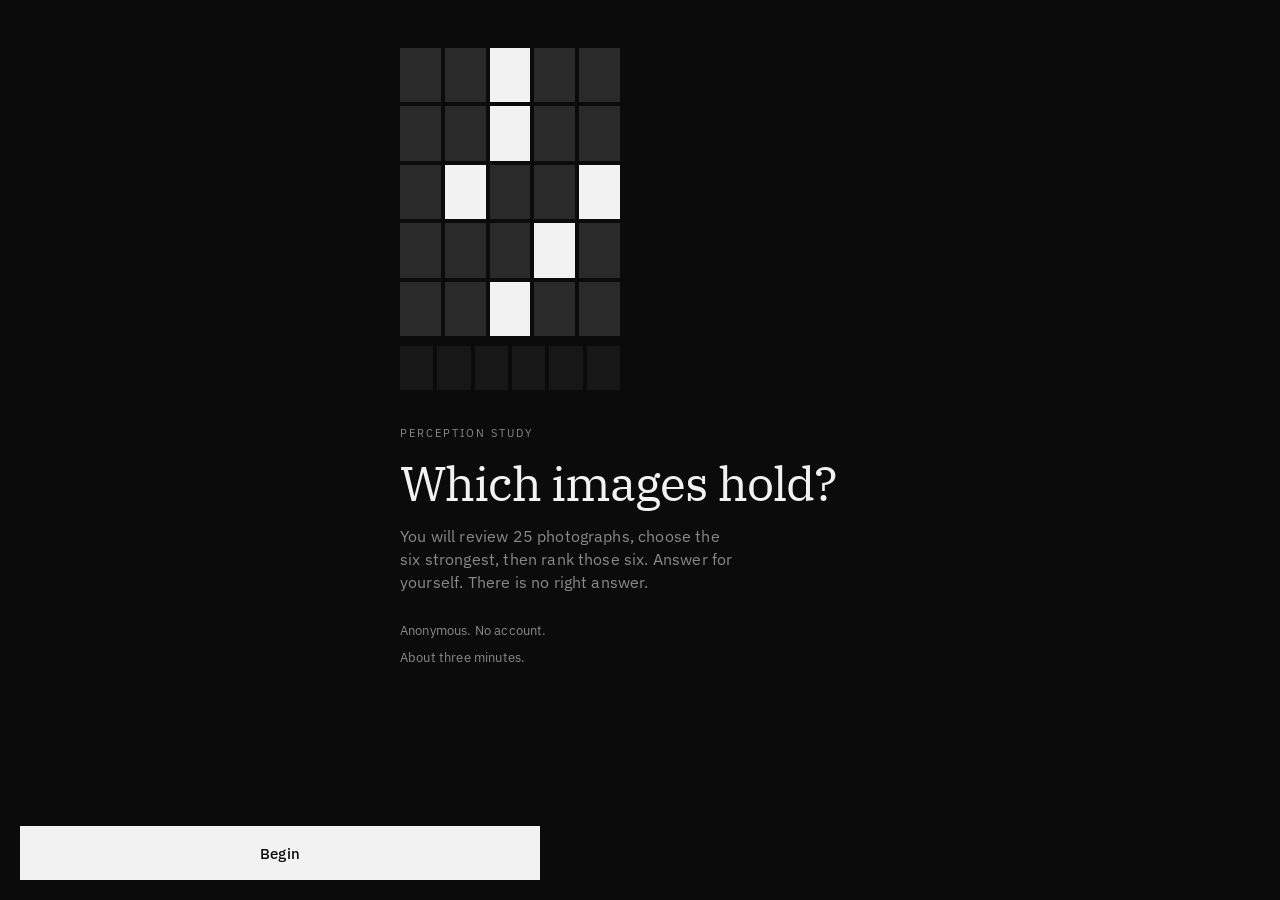
<file: index.html>
<!DOCTYPE html>
<html lang="en">
  <head>
    <meta charset="UTF-8" />
    <meta
      name="viewport"
      content="width=device-width, initial-scale=1, viewport-fit=cover"
    />
    <meta name="theme-color" content="#0b0b0b" />
    <meta name="robots" content="noindex" />
    <title>Visual Preference Study</title>
    <link rel="preconnect" href="https://fonts.googleapis.com" />
    <link rel="preconnect" href="https://fonts.gstatic.com" crossorigin />
    <link rel="preconnect" href="https://pub-12ef38a931494afd92935aacaf61a4f8.r2.dev" crossorigin />
    <link rel="dns-prefetch" href="https://pub-12ef38a931494afd92935aacaf61a4f8.r2.dev" />
    <link
      href="https://fonts.googleapis.com/css2?family=IBM+Plex+Sans:wght@400;500;600&family=IBM+Plex+Serif:wght@400;500&display=swap"
      rel="stylesheet"
    />
    <link rel="stylesheet" href="css/styles.css" />
  </head>
  <body>
    <div class="progress" aria-hidden="true">
      <div class="progress__bar" id="progressBar"></div>
    </div>

    <div class="lightbox" id="lightbox" hidden>
      <div class="lightbox__frame">
        <img id="lightboxImg" alt="" />
      </div>
      <div class="lightbox__actions">
        <button class="btn" type="button" id="lightboxSelect">Select</button>
        <button class="btn btn--ghost" type="button" id="lightboxNevermind">
          Nevermind
        </button>
      </div>
    </div>

    <main class="app" id="app">
      <!-- INTRO -->
      <section class="screen is-active" data-screen="intro">
        <div class="intro-scroll" id="introScroll">
          <div class="hero">
            <div class="study-mark" aria-hidden="true">
              <div class="study-mark__grid" id="studyMarkGrid"></div>
              <div class="study-mark__rail">
                <span></span>
                <span></span>
                <span></span>
                <span></span>
                <span></span>
                <span></span>
              </div>
            </div>
            <div class="kicker">Perception study</div>
            <h1>Which images hold?</h1>
            <p>
              You will review 25 photographs, choose the six strongest, then rank
              those six. Answer for yourself. There is no right answer.
            </p>
            <div class="hero__meta">
              <span>Anonymous. No account.</span>
              <span>About three minutes.</span>
            </div>
          </div>
          <div class="scroll-cue" id="scrollCue" hidden>
            <span>Scroll</span>
            <span class="scroll-cue__chevron" aria-hidden="true"></span>
          </div>
        </div>
        <div class="footer-cta footer-cta--dock">
          <button class="btn" type="button" id="startBtn">
            <span class="btn__label" id="startBtnLabel">Begin</span>
            <span class="btn__loader" id="startBtnLoader" hidden aria-hidden="true">
              <span class="spinner"></span>
              Preparing images
            </span>
          </button>
        </div>
      </section>

      <!-- SELECT -->
      <section class="screen" data-screen="select">
        <header class="chrome">
          <div class="chrome__row">
            <div class="chrome__title">Shortlist</div>
            <div class="chrome__count">
              <span id="selectCount">0</span><em>/6</em>
            </div>
          </div>
          <p class="chrome__hint">
            Tap a photo to inspect it. Select the six you think are strongest.
          </p>
        </header>
        <div class="grid-wrap">
          <div class="photo-grid" id="selectGrid"></div>
        </div>
        <div class="tray" id="selectTray">
          <div class="tray__slots" id="traySlots"></div>
          <button class="btn" type="button" id="toRankBtn" disabled>
            Rank these six
          </button>
        </div>
      </section>

      <!-- RANK -->
      <section class="screen" data-screen="rank">
        <header class="chrome">
          <div class="chrome__row">
            <div class="chrome__title">Rank</div>
            <div class="chrome__count">
              <span id="rankCount">0</span><em>/6</em>
            </div>
          </div>
          <p class="chrome__hint" id="rankHint">
            Tap your single favorite first. Then next strongest, through six.
          </p>
        </header>
        <ul class="rank-list" id="rankList"></ul>
        <div class="rank-actions">
          <button class="btn" type="button" id="toMustGoBtn" disabled>
            Continue
          </button>
          <button class="btn btn--ghost" type="button" id="resetRankBtn">
            Clear ranking
          </button>
        </div>
      </section>

      <!-- MUST GO -->
      <section class="screen" data-screen="mustgo">
        <header class="chrome">
          <div class="chrome__row">
            <div class="chrome__title">Exclusion</div>
            <div class="chrome__count">1<em>/5</em></div>
          </div>
          <p class="chrome__hint chrome__hint--strong">
            Which photo is a complete <span class="no-mark">NO</span>.
          </p>
          <p class="chrome__subhint">
            This can be the immediate left swipe worthy photo, or just your
            least favorite from the set.
          </p>
        </header>
        <div class="question-body">
          <div class="photo-grid" id="mustGoGrid"></div>
        </div>
        <div class="rank-actions">
          <button class="btn" type="button" id="toFoodBtn" disabled>
            Continue
          </button>
        </div>
      </section>

      <!-- FOOD DIAGNOSTIC -->
      <section class="screen" data-screen="food">
        <header class="chrome">
          <div class="chrome__row">
            <div class="chrome__title">Aside</div>
            <div class="chrome__count">2<em>/5</em></div>
          </div>
          <p class="chrome__hint">Which of these am I most likely to order?</p>
        </header>
        <div class="scale scale--choice" id="foodScale"></div>
        <div class="rank-actions">
          <button class="btn" type="button" id="toPhraseBtn" disabled>
            Continue
          </button>
        </div>
      </section>

      <!-- PHRASE DIAGNOSTIC -->
      <section class="screen" data-screen="phrase">
        <header class="chrome">
          <div class="chrome__row">
            <div class="chrome__title">Aside</div>
            <div class="chrome__count">3<em>/5</em></div>
          </div>
          <p class="chrome__hint">Which of these phrases sound most like me?</p>
        </header>
        <div class="scale scale--choice" id="phraseScale"></div>
        <div class="rank-actions">
          <button class="btn" type="button" id="toAppearanceBtn" disabled>
            Continue
          </button>
        </div>
      </section>

      <!-- APPEARANCE -->
      <section class="screen" data-screen="appearance">
        <header class="chrome">
          <div class="chrome__row">
            <div class="chrome__title">Calibration</div>
            <div class="chrome__count">4<em>/5</em></div>
          </div>
          <p class="chrome__hint">
            Do these photos accurately represent Rafi's appearance?
          </p>
        </header>
        <div class="scale" id="appearanceScale"></div>
        <div class="rank-actions">
          <button class="btn" type="button" id="toPersonalityBtn" disabled>
            Continue
          </button>
        </div>
      </section>

      <!-- PERSONALITY -->
      <section class="screen" data-screen="personality">
        <header class="chrome">
          <div class="chrome__row">
            <div class="chrome__title">Calibration</div>
            <div class="chrome__count">5<em>/5</em></div>
          </div>
          <p class="chrome__hint">
            Based on how you know Rafi, do these photos accurately represent
            Rafi's personality, vibe, and energy?
          </p>
        </header>
        <div class="scale" id="personalityScale"></div>
        <div class="rank-actions">
          <button class="btn" type="button" id="submitBtn" disabled>
            Submit response
          </button>
        </div>
      </section>

      <!-- DONE -->
      <section class="screen" data-screen="done">
        <div class="done">
          <div class="kicker">Response recorded</div>
          <h1>Thank you.</h1>
          <p id="doneLead">
            Your judgments are in the pool. Here is how close you landed against
            everyone so far.
          </p>
          <div class="compare-card" id="compareCard">
            <div class="compare-metric">
              <div class="compare-metric__label">Overlap with group shortlist</div>
              <div class="compare-metric__value" id="overlapValue">-</div>
              <div class="meter"><span id="overlapMeter"></span></div>
              <div class="compare-metric__note" id="overlapNote"></div>
            </div>
            <div class="compare-metric">
              <div class="compare-metric__label">Alignment score</div>
              <div class="compare-metric__value" id="alignValue">-</div>
              <div class="meter"><span id="alignMeter"></span></div>
              <div class="compare-metric__note" id="alignNote"></div>
            </div>
            <div class="compare-metric">
              <div class="compare-metric__label">Your number one</div>
              <div class="compare-metric__note" id="topNote"></div>
            </div>
          </div>
          <p class="status-line" id="doneStatus">Calculating against the pool...</p>
          <p class="error" id="doneError" hidden></p>
        </div>
      </section>
    </main>

    <script src="js/config.js"></script>
    <script src="js/photos.js"></script>
    <script src="js/api.js"></script>
    <script src="js/survey.js"></script>
  </body>
</html>
</file>
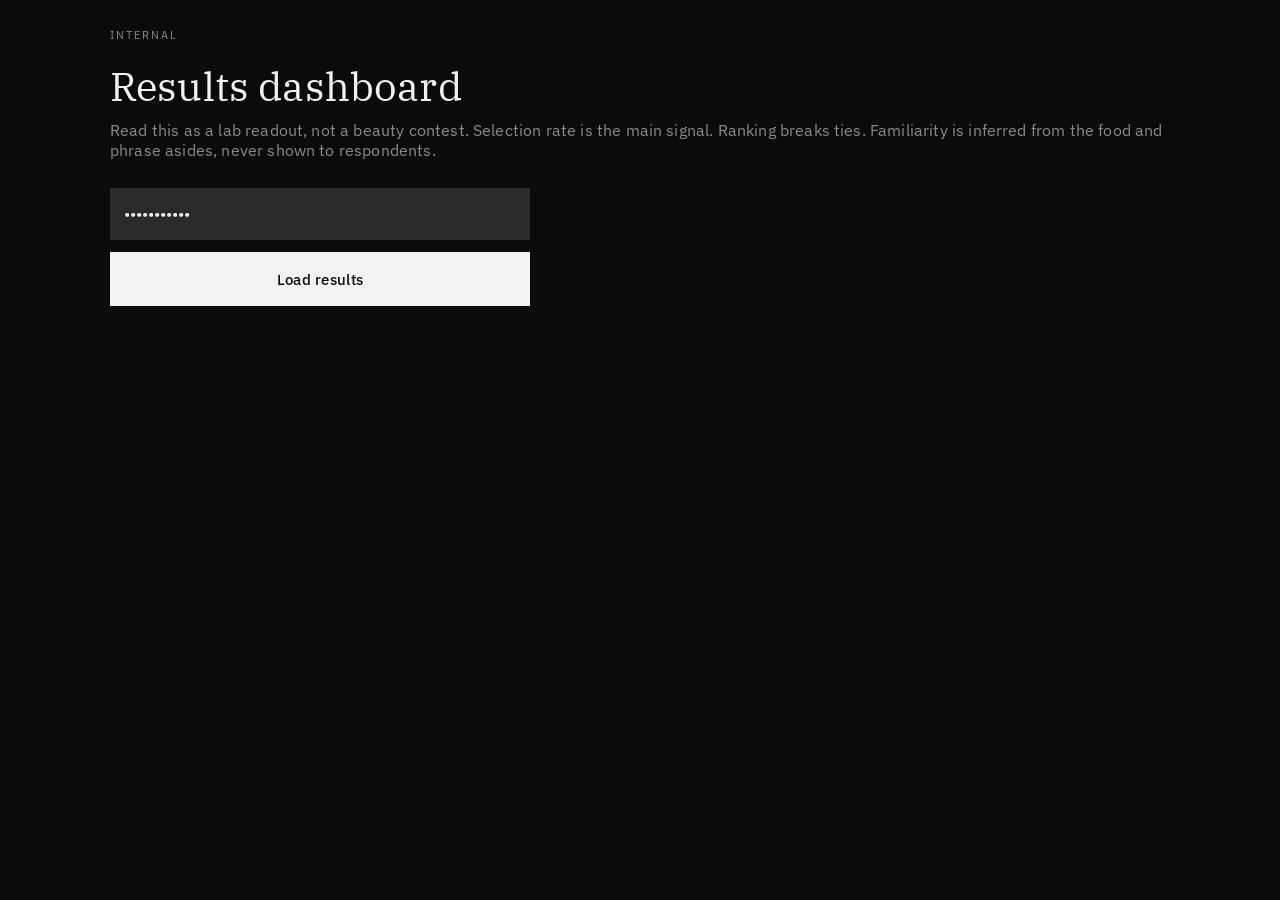
<file: admin.html>
<!DOCTYPE html>
<html lang="en">
  <head>
    <meta charset="UTF-8" />
    <meta
      name="viewport"
      content="width=device-width, initial-scale=1, viewport-fit=cover"
    />
    <meta name="theme-color" content="#0b0b0b" />
    <meta name="robots" content="noindex,nofollow" />
    <title>Study Admin</title>
    <link rel="preconnect" href="https://fonts.googleapis.com" />
    <link rel="preconnect" href="https://fonts.gstatic.com" crossorigin />
    <link rel="preconnect" href="https://pub-12ef38a931494afd92935aacaf61a4f8.r2.dev" crossorigin />
    <link
      href="https://fonts.googleapis.com/css2?family=IBM+Plex+Sans:wght@400;500;600&family=IBM+Plex+Serif:wght@400;500&display=swap"
      rel="stylesheet"
    />
    <link rel="stylesheet" href="css/styles.css" />
  </head>
  <body>
    <main class="admin">
      <div class="kicker">Internal</div>
      <h1>Results dashboard</h1>
      <p class="admin__sub">
        Read this as a lab readout, not a beauty contest. Selection rate is the
        main signal. Ranking breaks ties. Familiarity is inferred from the food
        and phrase asides, never shown to respondents.
      </p>

      <section class="admin-gate" id="adminGate">
        <label class="sr-only" for="adminKey">Admin key</label>
        <input
          id="adminKey"
          type="password"
          autocomplete="current-password"
          placeholder="Admin key"
        />
        <button class="btn" type="button" id="loadBtn">Load results</button>
        <p class="error" id="gateError" hidden></p>
      </section>

      <section class="admin-stats" id="adminStats">
        <div class="stat-row" id="summaryRow"></div>

        <section class="section section--hero-result">
          <h2>Overall top six</h2>
          <p class="section__help">
            The set across every respondent. Ordered by final score
            (70% how often selected into the top six, 30% how strongly ranked
            when selected). #1 is the strongest consensus pick.
          </p>
          <div class="ordered-six" id="topSix"></div>
        </section>

        <section class="section">
          <h2>Least familiar top six</h2>
          <p class="section__help" id="leastFamiliarHelp">
            Exact ranked shortlist from the respondent with the lowest
            familiarity score. If several people tie for lowest, their picks are
            pooled. The stranger group consensus sits underneath for comparison.
          </p>
          <div class="ordered-six" id="leastFamiliarSix"></div>
          <div id="leastFamiliarStrangerWrap" hidden>
            <h3 class="section__subhead">Stranger group consensus</h3>
            <p class="section__help">
              Aggregate top six from everyone scored as a stranger. Useful when
              more than one person tied for knowing you least.
            </p>
            <div class="ordered-six" id="leastFamiliarStrangerSix"></div>
          </div>
        </section>

        <section class="section">
          <h2>How well do people know you?</h2>
          <p class="section__help">
            Built from the two diagnostic asides. Bagel + your real phrases push
            the score up. Mushroom soup + the stiff goodbye push it down.
            Score 3 to 4 counts as knows you well.
          </p>
          <div class="stat-row" id="familiarityRow"></div>
          <p class="admin__sub" id="familiarityNote"></p>
        </section>

        <section class="section">
          <h2>Top six if they know you</h2>
          <p class="section__help">
            Same scoring as overall, but only among respondents scored as
            knowing you.
          </p>
          <div class="ordered-six" id="knowsTopSix"></div>
        </section>

        <section class="section">
          <h2>Top six from strangers</h2>
          <p class="section__help">
            Same scoring, only among respondents scored as strangers.
          </p>
          <div class="ordered-six" id="strangerTopSix"></div>
        </section>

        <section class="section">
          <h2>Biggest taste gaps</h2>
          <p class="section__help">
            Photos where people who know you and strangers disagree most.
            Positive delta means the knows-you group selects it more.
          </p>
          <div class="table-wrap">
            <table>
              <thead>
                <tr>
                  <th>Photo</th>
                  <th>Knows selected %</th>
                  <th>Stranger selected %</th>
                  <th>Delta</th>
                </tr>
              </thead>
              <tbody id="gapBody"></tbody>
            </table>
          </div>
        </section>

        <section class="section">
          <h2>Most common number one</h2>
          <p class="section__help">
            Which photo people crown as their single favorite most often. This
            can differ from the overall top six if a polarizing photo is loved
            by a minority.
          </p>
          <div class="top-grid" id="mostNumberOne"></div>
        </section>

        <section class="section">
          <h2>Weakest performers</h2>
          <p class="section__help">
            Lowest final scores. Rarely shortlisted, or shortlisted but ranked
            weakly.
          </p>
          <div class="top-grid" id="weakest"></div>
        </section>

        <section class="section">
          <h2>Highest polarization</h2>
          <p class="section__help">
            Highest disagreement. People either put these high or ignore them.
            Low polarization means stable consensus.
          </p>
          <div class="top-grid" id="polarized"></div>
        </section>

        <section class="section">
          <h2>Full table</h2>
          <p class="section__help">
            Selected % = put in top six. Avg rank = mean rank among people who
            selected it (1 is best). #1 % = named favorite. Final score =
            0.7 selected + 0.3 rank strength. Polarization = spread of
            evaluations.
          </p>
          <div class="table-wrap">
            <table>
              <thead>
                <tr>
                  <th>Photo</th>
                  <th>Selected %</th>
                  <th>Avg rank when selected</th>
                  <th>#1 %</th>
                  <th>Final score</th>
                  <th>Polarization</th>
                </tr>
              </thead>
              <tbody id="tableBody"></tbody>
            </table>
          </div>
        </section>

        <section class="section">
          <h2>Wildcard signals</h2>
          <p class="section__help">
            Extra questions after ranking. Familiarity percent below is the
            share scored as knowing you well.
          </p>
          <div class="stat-row" id="wildcardFamiliarityRow"></div>

          <h3 class="section__subhead">Absolute must go</h3>
          <p class="section__help">
            Photos named as a complete no. Ordered by how often they were
            chosen.
          </p>
          <div class="ordered-six" id="mustGoPhotos"></div>

          <h3 class="section__subhead">Food aside</h3>
          <div class="bar-list" id="foodBars"></div>

          <h3 class="section__subhead">Phrase aside</h3>
          <div class="bar-list" id="phraseBars"></div>

          <h3 class="section__subhead">Calibration</h3>
          <p class="section__help">
            Direct ratings of whether the set looks and feels like Rafi.
            Yes+ means score 3 or 4.
          </p>
          <div class="stat-row" id="calibRow"></div>
        </section>
      </section>
    </main>

    <script src="js/config.js"></script>
    <script src="js/photos.js"></script>
    <script src="js/api.js"></script>
    <script src="js/admin.js"></script>
  </body>
</html>
</file>
<file: css/styles.css>
:root {
  --bg: #0b0b0b;
  --fg: #f2f2f2;
  --muted: #8a8a8a;
  --dim: #2a2a2a;
  --line: #1c1c1c;
  --ok: #f2f2f2;
  --danger: #cfcfcf;
  --font-ui: "IBM Plex Sans", "Helvetica Neue", sans-serif;
  --font-display: "IBM Plex Serif", Georgia, serif;
  --pad: 20px;
  --tray-h: 92px;
  --ease: cubic-bezier(0.22, 1, 0.36, 1);
  --fast: 180ms;
  --med: 420ms;
}

*,
*::before,
*::after {
  box-sizing: border-box;
}

html,
body {
  margin: 0;
  min-height: 100%;
  background: var(--bg);
  color: var(--fg);
  font-family: var(--font-ui);
  font-weight: 400;
  letter-spacing: 0.01em;
  -webkit-font-smoothing: antialiased;
  text-rendering: optimizeLegibility;
}

body {
  overflow-x: hidden;
}

button,
input {
  font: inherit;
  color: inherit;
  background: none;
  border: 0;
  padding: 0;
  margin: 0;
}

button {
  cursor: pointer;
  -webkit-tap-highlight-color: transparent;
}

img {
  display: block;
  max-width: 100%;
  user-select: none;
  -webkit-user-drag: none;
}

.sr-only {
  position: absolute;
  width: 1px;
  height: 1px;
  padding: 0;
  margin: -1px;
  overflow: hidden;
  clip: rect(0, 0, 0, 0);
  white-space: nowrap;
  border: 0;
}

/* Progress */
.progress {
  position: fixed;
  top: 0;
  left: 0;
  right: 0;
  height: 2px;
  z-index: 50;
  background: transparent;
  pointer-events: none;
}

.progress__bar {
  height: 100%;
  width: 0%;
  background: var(--fg);
  transform-origin: left center;
  transition: width var(--med) var(--ease);
}

.app {
  min-height: 100dvh;
  display: flex;
  flex-direction: column;
}

.screen {
  display: none;
  flex: 1;
  flex-direction: column;
  min-height: 100dvh;
  opacity: 0;
  transform: translateY(10px);
}

.screen.is-active {
  display: flex;
  animation: rise var(--med) var(--ease) forwards;
}

@keyframes rise {
  from {
    opacity: 0;
    transform: translateY(12px);
  }
  to {
    opacity: 1;
    transform: translateY(0);
  }
}

@keyframes pulseSoft {
  0%,
  100% {
    transform: scale(1);
  }
  50% {
    transform: scale(1.015);
  }
}

@keyframes slotIn {
  from {
    opacity: 0;
    transform: scale(0.86);
  }
  to {
    opacity: 1;
    transform: scale(1);
  }
}

@keyframes checkPop {
  from {
    transform: scale(0.6);
    opacity: 0;
  }
  to {
    transform: scale(1);
    opacity: 1;
  }
}

/* Intro / shared headers */
.screen[data-screen="intro"].is-active {
  height: 100dvh;
  max-height: 100dvh;
  overflow: hidden;
  /* Kill residual animation transform so layout stays predictable */
  transform: none;
  animation: none;
  opacity: 1;
}

.intro-scroll {
  flex: 1;
  min-height: 0;
  overflow-y: auto;
  overscroll-behavior: contain;
  -webkit-overflow-scrolling: touch;
}

.hero {
  display: flex;
  flex-direction: column;
  justify-content: flex-start;
  padding: calc(var(--pad) + 28px) var(--pad) 32px;
  max-width: 520px;
  margin: 0 auto;
  width: 100%;
}

.study-mark {
  margin: 0 0 36px;
  width: min(220px, 56vw);
}

.study-mark__grid {
  display: grid;
  grid-template-columns: repeat(5, 1fr);
  gap: 4px;
}

.study-mark__cell {
  aspect-ratio: 3 / 4;
  background: var(--dim);
  transform-origin: center;
  animation: cellScan 4.8s var(--ease) infinite;
}

.study-mark__cell:nth-child(1) { animation-delay: 0s; }
.study-mark__cell:nth-child(2) { animation-delay: 0.08s; }
.study-mark__cell:nth-child(3) { animation-delay: 0.16s; }
.study-mark__cell:nth-child(4) { animation-delay: 0.24s; }
.study-mark__cell:nth-child(5) { animation-delay: 0.32s; }
.study-mark__cell:nth-child(6) { animation-delay: 0.4s; }
.study-mark__cell:nth-child(7) { animation-delay: 0.48s; }
.study-mark__cell:nth-child(8) { animation-delay: 0.56s; }
.study-mark__cell:nth-child(9) { animation-delay: 0.64s; }
.study-mark__cell:nth-child(10) { animation-delay: 0.72s; }
.study-mark__cell:nth-child(11) { animation-delay: 0.8s; }
.study-mark__cell:nth-child(12) { animation-delay: 0.88s; }
.study-mark__cell:nth-child(13) { animation-delay: 0.96s; }
.study-mark__cell:nth-child(14) { animation-delay: 1.04s; }
.study-mark__cell:nth-child(15) { animation-delay: 1.12s; }
.study-mark__cell:nth-child(16) { animation-delay: 1.2s; }
.study-mark__cell:nth-child(17) { animation-delay: 1.28s; }
.study-mark__cell:nth-child(18) { animation-delay: 1.36s; }
.study-mark__cell:nth-child(19) { animation-delay: 1.44s; }
.study-mark__cell:nth-child(20) { animation-delay: 1.52s; }
.study-mark__cell:nth-child(21) { animation-delay: 1.6s; }
.study-mark__cell:nth-child(22) { animation-delay: 1.68s; }
.study-mark__cell:nth-child(23) { animation-delay: 1.76s; }
.study-mark__cell:nth-child(24) { animation-delay: 1.84s; }
.study-mark__cell:nth-child(25) { animation-delay: 1.92s; }

.study-mark__cell.is-pick {
  background: var(--fg);
  animation-name: cellPick;
}

.study-mark__rail {
  margin-top: 10px;
  display: grid;
  grid-template-columns: repeat(6, 1fr);
  gap: 4px;
}

.study-mark__rail span {
  aspect-ratio: 3 / 4;
  background: #171717;
  animation: railFill 4.8s var(--ease) infinite;
}

.study-mark__rail span:nth-child(1) { animation-delay: 2.1s; }
.study-mark__rail span:nth-child(2) { animation-delay: 2.3s; }
.study-mark__rail span:nth-child(3) { animation-delay: 2.5s; }
.study-mark__rail span:nth-child(4) { animation-delay: 2.7s; }
.study-mark__rail span:nth-child(5) { animation-delay: 2.9s; }
.study-mark__rail span:nth-child(6) { animation-delay: 3.1s; }

@keyframes cellScan {
  0%,
  100% {
    background: var(--dim);
    transform: scale(1);
  }
  12% {
    background: #6a6a6a;
    transform: scale(1.04);
  }
  24%,
  100% {
    background: var(--dim);
    transform: scale(1);
  }
}

@keyframes cellPick {
  0%,
  18% {
    background: var(--dim);
    transform: scale(1);
  }
  28% {
    background: #9a9a9a;
    transform: scale(1.06);
  }
  40%,
  78% {
    background: var(--fg);
    transform: scale(1);
  }
  90%,
  100% {
    background: var(--dim);
    transform: scale(1);
  }
}

@keyframes railFill {
  0%,
  35% {
    background: #171717;
    transform: scale(0.92);
  }
  48%,
  78% {
    background: var(--fg);
    transform: scale(1);
  }
  90%,
  100% {
    background: #171717;
    transform: scale(0.92);
  }
}

.btn.is-loading {
  opacity: 1;
  cursor: wait;
}

.btn__loader {
  display: none;
  align-items: center;
  gap: 10px;
}

.btn.is-loading .btn__label {
  display: none;
}

.btn.is-loading .btn__loader {
  display: inline-flex;
}

.btn__loader[hidden] {
  display: none !important;
}

.spinner {
  width: 14px;
  height: 14px;
  border: 1.5px solid #555;
  border-top-color: var(--bg);
  border-radius: 50%;
  animation: spin 0.7s linear infinite;
}

.btn.is-loading .spinner {
  border-color: #999;
  border-top-color: var(--bg);
}

.btn__label[hidden] {
  display: none !important;
}

@keyframes spin {
  to {
    transform: rotate(360deg);
  }
}

.kicker {
  font-size: 11px;
  text-transform: uppercase;
  letter-spacing: 0.18em;
  color: var(--muted);
  margin-bottom: 18px;
}

.hero h1 {
  font-family: var(--font-display);
  font-weight: 400;
  font-size: clamp(34px, 9vw, 48px);
  line-height: 1.05;
  margin: 0 0 16px;
  letter-spacing: -0.02em;
}

.hero p {
  margin: 0;
  color: var(--muted);
  font-size: 16px;
  line-height: 1.45;
  max-width: 34ch;
}

.hero__meta {
  margin-top: 28px;
  display: grid;
  gap: 10px;
  color: var(--muted);
  font-size: 13px;
}

.hero__meta span {
  display: block;
}

.footer-cta {
  padding: var(--pad);
  padding-bottom: calc(var(--pad) + env(safe-area-inset-bottom));
  max-width: 520px;
  margin: 0 auto;
  width: 100%;
}

.footer-cta--dock {
  flex-shrink: 0;
  max-width: none;
  width: 100%;
  margin: 0;
  background: var(--bg);
  z-index: 25;
}

.footer-cta--dock .btn {
  max-width: 520px;
  margin: 0 auto;
}

.scroll-cue {
  position: sticky;
  bottom: 12px;
  margin: 0 auto 8px;
  width: fit-content;
  display: flex;
  flex-direction: column;
  align-items: center;
  gap: 6px;
  color: var(--muted);
  font-size: 12px;
  letter-spacing: 0.12em;
  text-transform: uppercase;
  pointer-events: none;
  animation: cuePulse 1.8s var(--ease) infinite;
}

.scroll-cue[hidden] {
  display: none !important;
}

.scroll-cue__chevron {
  width: 10px;
  height: 10px;
  border-right: 1.5px solid var(--muted);
  border-bottom: 1.5px solid var(--muted);
  transform: rotate(45deg);
}

@keyframes cuePulse {
  0%,
  100% {
    opacity: 0.35;
    transform: translateY(0);
  }
  50% {
    opacity: 1;
    transform: translateY(4px);
  }
}

.btn {
  width: 100%;
  min-height: 54px;
  display: inline-flex;
  align-items: center;
  justify-content: center;
  gap: 10px;
  background: var(--fg);
  color: var(--bg);
  font-size: 15px;
  font-weight: 500;
  letter-spacing: 0.02em;
  transition: transform var(--fast) var(--ease), opacity var(--fast) var(--ease);
}

.btn:active {
  transform: scale(0.985);
}

.btn:disabled {
  opacity: 0.28;
  cursor: not-allowed;
  transform: none;
}

.btn--ghost {
  background: transparent;
  color: var(--fg);
}

.btn--ghost:not(:disabled):hover {
  background: var(--dim);
}

.btn.is-ready {
  animation: pulseSoft 1.8s var(--ease) infinite;
}

/* Study chrome */
.chrome {
  position: sticky;
  top: 0;
  z-index: 20;
  background: var(--bg);
  padding: 14px var(--pad) 10px;
}

.chrome__row {
  display: flex;
  align-items: baseline;
  justify-content: space-between;
  gap: 12px;
}

.chrome__title {
  font-size: 13px;
  letter-spacing: 0.04em;
  text-transform: uppercase;
  color: var(--muted);
}

.chrome__count {
  font-family: var(--font-display);
  font-size: 28px;
  line-height: 1;
  font-variant-numeric: tabular-nums;
}

.chrome__count em {
  font-style: normal;
  color: var(--muted);
  font-size: 18px;
}

.chrome__hint {
  margin-top: 8px;
  font-size: 14px;
  color: var(--fg);
  line-height: 1.35;
}

.chrome__hint--strong {
  font-size: 16px;
}

.chrome__subhint {
  margin: 8px 0 0;
  font-size: 13px;
  color: var(--muted);
  line-height: 1.4;
  max-width: 36ch;
}

.no-mark {
  font-weight: 700;
  letter-spacing: 0.08em;
  text-transform: uppercase;
}

/* Photo grid */
.grid-wrap {
  flex: 1;
  padding: 8px var(--pad) calc(var(--tray-h) + 88px);
}

.photo-grid {
  display: grid;
  grid-template-columns: repeat(3, 1fr);
  gap: 6px;
}

.photo-tile {
  position: relative;
  aspect-ratio: 3 / 4;
  overflow: hidden;
  background: #111;
  cursor: pointer;
  touch-action: manipulation;
  -webkit-touch-callout: none;
  -webkit-user-select: none;
  user-select: none;
  transition: transform var(--fast) var(--ease), filter var(--fast) var(--ease),
    opacity var(--fast) var(--ease);
}

.photo-tile img {
  width: 100%;
  height: 100%;
  object-fit: cover;
  pointer-events: none;
  -webkit-touch-callout: none;
  -webkit-user-select: none;
  user-select: none;
  transition: transform var(--med) var(--ease), filter var(--med) var(--ease);
}

.photo-tile:active {
  transform: scale(0.97);
}

.photo-tile.is-selected img {
  filter: grayscale(0) brightness(1.05);
  transform: scale(1.03);
}

.photo-tile.is-dimmed {
  opacity: 0.28;
}

.photo-tile.is-dimmed img {
  filter: grayscale(1);
}

.photo-tile__mark {
  position: absolute;
  top: 8px;
  left: 8px;
  opacity: 0;
  transition: opacity var(--fast) var(--ease);
}

.photo-tile.is-selected .photo-tile__mark {
  opacity: 1;
}

.photo-tile.is-selected::after {
  content: "";
  position: absolute;
  inset: 0;
  box-shadow: inset 0 0 0 2px var(--fg);
  pointer-events: none;
}

.photo-tile__mark span {
  width: 28px;
  height: 28px;
  display: grid;
  place-items: center;
  background: var(--fg);
  color: var(--bg);
  font-size: 13px;
  font-weight: 600;
  animation: checkPop var(--fast) var(--ease);
}

.photo-tile.is-locked {
  pointer-events: none;
}

.photo-tile.is-pickable:not(.is-selected):hover img {
  transform: scale(1.02);
}

/* Selection tray */
.tray {
  position: fixed;
  left: 0;
  right: 0;
  bottom: 0;
  z-index: 30;
  background: var(--bg);
  padding: 10px var(--pad) calc(12px + env(safe-area-inset-bottom));
  transform: translateY(110%);
  transition: transform var(--med) var(--ease);
}

.tray.is-visible {
  transform: translateY(0);
}

.tray__slots {
  display: grid;
  grid-template-columns: repeat(6, 1fr);
  gap: 6px;
  margin-bottom: 10px;
}

.slot {
  aspect-ratio: 3 / 4;
  background: var(--dim);
  position: relative;
  overflow: hidden;
}

.slot__num {
  position: absolute;
  inset: 0;
  display: grid;
  place-items: center;
  color: #555;
  font-size: 12px;
  font-variant-numeric: tabular-nums;
}

.slot img {
  width: 100%;
  height: 100%;
  object-fit: cover;
  animation: slotIn var(--med) var(--ease);
}

.slot.is-filled {
  cursor: pointer;
}

.tray .btn {
  min-height: 48px;
}

/* Rank screen */
.screen[data-screen="rank"] {
  height: 100dvh;
  max-height: 100dvh;
  overflow: hidden;
}

.screen[data-screen="rank"] .chrome {
  flex-shrink: 0;
}

.rank-list {
  list-style: none;
  margin: 0;
  padding: 8px var(--pad) 16px;
  display: grid;
  gap: 8px;
  flex: 1;
  min-height: 0;
  overflow-y: auto;
  overscroll-behavior: contain;
  -webkit-overflow-scrolling: touch;
}

.rank-item {
  display: grid;
  grid-template-columns: 40px 72px 1fr 18px;
  gap: 12px;
  align-items: center;
  cursor: pointer;
  touch-action: manipulation;
  background: #111;
  padding: 8px;
  transition: opacity var(--fast) var(--ease), transform var(--med) var(--ease);
}

.rank-item.is-assigned {
  opacity: 1;
}

.rank-item:not(.is-assigned) {
  opacity: 0.55;
}

.rank-item.is-next {
  opacity: 1;
}

.rank-item.is-draggable {
  cursor: grab;
  touch-action: none;
}

.rank-item.is-dragging {
  opacity: 0.92;
  transform: scale(1.02);
  z-index: 2;
  cursor: grabbing;
}

.rank-item__badge {
  width: 40px;
  height: 40px;
  display: grid;
  place-items: center;
  font-family: var(--font-display);
  font-size: 20px;
  background: var(--dim);
  color: var(--muted);
  transition: background var(--fast) var(--ease), color var(--fast) var(--ease);
}

.rank-item.is-assigned .rank-item__badge {
  background: var(--fg);
  color: var(--bg);
  animation: checkPop var(--fast) var(--ease);
}

.rank-item__photo {
  width: 72px;
  height: 72px;
  overflow: hidden;
  background: #0a0a0a;
}

.rank-item__photo img {
  width: 100%;
  height: 100%;
  object-fit: cover;
  object-position: center top;
  pointer-events: none;
}

.rank-item__meta {
  font-size: 13px;
  color: var(--muted);
}

.rank-item.is-assigned .rank-item__meta {
  color: var(--fg);
}

.rank-item__grip {
  width: 18px;
  height: 14px;
  justify-self: end;
  background:
    linear-gradient(var(--muted), var(--muted)) 0 0 / 100% 2px no-repeat,
    linear-gradient(var(--muted), var(--muted)) 0 6px / 100% 2px no-repeat,
    linear-gradient(var(--muted), var(--muted)) 0 12px / 100% 2px no-repeat;
  opacity: 0;
}

.rank-item.is-draggable .rank-item__grip {
  opacity: 0.7;
}

.rank-actions {
  position: relative;
  flex-shrink: 0;
  left: auto;
  right: auto;
  bottom: auto;
  padding: var(--pad);
  padding-bottom: calc(var(--pad) + env(safe-area-inset-bottom));
  background: var(--bg);
  display: grid;
  gap: 8px;
}

/* Wildcard */
.scale {
  display: grid;
  gap: 8px;
  padding: 8px var(--pad) 120px;
}

.scale__option {
  min-height: 64px;
  padding: 14px 18px;
  display: flex;
  align-items: center;
  justify-content: space-between;
  gap: 12px;
  background: var(--dim);
  text-align: left;
  transition: background var(--fast) var(--ease), transform var(--fast) var(--ease);
}

.scale__option strong {
  font-weight: 500;
  font-size: 16px;
  line-height: 1.35;
}

.scale__option span {
  color: var(--muted);
  font-variant-numeric: tabular-nums;
  font-size: 14px;
  flex-shrink: 0;
}

.scale--choice .scale__option {
  min-height: 72px;
  justify-content: flex-start;
}

.scale--choice .scale__option strong {
  font-size: 15px;
}

.scale__option.is-selected {
  background: var(--fg);
  color: var(--bg);
}

.scale__option.is-selected span {
  color: #555;
}

.scale__option:active {
  transform: scale(0.985);
}

.question-body {
  padding: 8px var(--pad) 120px;
}

.question-body .photo-grid {
  gap: 6px;
}

.screen[data-screen="mustgo"] .chrome__title {
  color: var(--fg);
  letter-spacing: 0.16em;
}

.screen[data-screen="mustgo"] .photo-tile.is-selected::after {
  box-shadow: inset 0 0 0 3px var(--fg);
}

.screen[data-screen="mustgo"] .photo-tile.is-selected .photo-tile__mark span {
  width: auto;
  min-width: 36px;
  padding: 0 8px;
  font-weight: 700;
  letter-spacing: 0.08em;
  font-size: 12px;
}

/* Lightbox inspect-before-select */
.lightbox {
  position: fixed;
  inset: 0;
  z-index: 80;
  background: var(--bg);
  display: flex;
  flex-direction: column;
  padding: 16px var(--pad) calc(16px + env(safe-area-inset-bottom));
  animation: rise var(--med) var(--ease);
}

.lightbox[hidden] {
  display: none !important;
}

.lightbox__frame {
  flex: 1;
  min-height: 0;
  display: grid;
  place-items: center;
  background: #000;
}

.lightbox__frame img {
  width: 100%;
  height: 100%;
  max-height: calc(100dvh - 160px);
  object-fit: contain;
  object-position: center;
}

.lightbox__actions {
  display: grid;
  gap: 8px;
  padding-top: 14px;
  max-width: 520px;
  width: 100%;
  margin: 0 auto;
}

body.lightbox-open {
  overflow: hidden;
}

/* Done / compare */
.done {
  flex: 1;
  padding: calc(var(--pad) + 36px) var(--pad) 40px;
  max-width: 520px;
  margin: 0 auto;
  width: 100%;
  display: flex;
  flex-direction: column;
  justify-content: center;
}

.done h1 {
  font-family: var(--font-display);
  font-weight: 400;
  font-size: clamp(32px, 8vw, 44px);
  margin: 0 0 12px;
  letter-spacing: -0.02em;
}

.done p {
  color: var(--muted);
  line-height: 1.45;
  margin: 0 0 28px;
  max-width: 36ch;
}

.compare-card {
  display: grid;
  gap: 18px;
}

.compare-metric {
  display: grid;
  gap: 6px;
}

.compare-metric__label {
  font-size: 12px;
  letter-spacing: 0.12em;
  text-transform: uppercase;
  color: var(--muted);
}

.compare-metric__value {
  font-family: var(--font-display);
  font-size: 40px;
  line-height: 1;
}

.compare-metric__note {
  color: var(--muted);
  font-size: 14px;
  line-height: 1.4;
}

.meter {
  height: 3px;
  background: var(--dim);
  overflow: hidden;
}

.meter > span {
  display: block;
  height: 100%;
  width: 0;
  background: var(--fg);
  transition: width 900ms var(--ease);
}

.status-line {
  margin-top: 24px;
  color: var(--muted);
  font-size: 13px;
}

.error {
  color: #ddd;
  font-size: 14px;
  margin-top: 12px;
}

/* Admin */
.admin {
  max-width: 1100px;
  margin: 0 auto;
  padding: 28px var(--pad) 80px;
}

.admin h1 {
  font-family: var(--font-display);
  font-weight: 400;
  font-size: clamp(28px, 6vw, 40px);
  margin: 0 0 8px;
}

.admin__sub {
  color: var(--muted);
  margin: 0 0 28px;
}

.admin-gate {
  max-width: 420px;
  display: grid;
  gap: 12px;
}

.admin-gate input {
  min-height: 52px;
  padding: 0 14px;
  background: var(--dim);
  outline: none;
}

.admin-stats {
  display: none;
}

.admin-stats.is-visible {
  display: block;
}

.stat-row {
  display: grid;
  grid-template-columns: repeat(2, 1fr);
  gap: 10px;
  margin-bottom: 28px;
}

@media (min-width: 720px) {
  .stat-row {
    grid-template-columns: repeat(4, 1fr);
  }

  .photo-grid {
    grid-template-columns: repeat(4, 1fr);
    gap: 8px;
  }
}

.stat {
  background: var(--dim);
  padding: 16px;
  min-height: 96px;
  display: flex;
  flex-direction: column;
  justify-content: space-between;
}

.stat__label {
  font-size: 11px;
  letter-spacing: 0.14em;
  text-transform: uppercase;
  color: var(--muted);
}

.stat__value {
  font-family: var(--font-display);
  font-size: 28px;
}

.section {
  margin-bottom: 36px;
}

.section h2 {
  font-family: var(--font-display);
  font-weight: 400;
  font-size: 22px;
  margin: 0 0 8px;
}

.section__help {
  margin: 0 0 16px;
  color: var(--muted);
  font-size: 14px;
  line-height: 1.45;
  max-width: 62ch;
}

.section__subhead {
  margin: 28px 0 8px;
  font-family: var(--font-display);
  font-weight: 400;
  font-size: 18px;
}

.ordered-six {
  display: grid;
  grid-template-columns: repeat(2, 1fr);
  gap: 10px;
}

@media (min-width: 720px) {
  .ordered-six {
    grid-template-columns: repeat(3, 1fr);
  }
}

@media (min-width: 980px) {
  .ordered-six {
    grid-template-columns: repeat(6, 1fr);
  }
}

.ordered-card {
  background: #111;
  position: relative;
}

.ordered-card__rank {
  position: absolute;
  top: 8px;
  left: 8px;
  z-index: 1;
  min-width: 28px;
  height: 28px;
  padding: 0 8px;
  display: grid;
  place-items: center;
  background: var(--fg);
  color: var(--bg);
  font-family: var(--font-display);
  font-size: 15px;
  font-weight: 500;
}

.ordered-card img {
  width: 100%;
  aspect-ratio: 3 / 4;
  object-fit: cover;
  object-position: center top;
}

.ordered-card__meta {
  padding: 10px;
  display: grid;
  gap: 2px;
  font-size: 12px;
  color: var(--muted);
}

.ordered-card__meta strong {
  color: var(--fg);
  font-size: 14px;
  font-weight: 500;
}

.section--hero-result .ordered-card__rank {
  min-width: 32px;
  height: 32px;
  font-size: 17px;
}

.top-grid {
  display: grid;
  grid-template-columns: repeat(3, 1fr);
  gap: 8px;
}

.top-card {
  background: #111;
}

.top-card img {
  width: 100%;
  aspect-ratio: 3 / 4;
  object-fit: cover;
}

.top-card__meta {
  padding: 10px;
  display: grid;
  gap: 2px;
  font-size: 12px;
  color: var(--muted);
}

.top-card__meta strong {
  color: var(--fg);
  font-size: 14px;
  font-weight: 500;
}

.table-wrap {
  overflow-x: auto;
}

table {
  width: 100%;
  border-collapse: collapse;
  font-size: 13px;
  min-width: 720px;
}

th,
td {
  text-align: left;
  padding: 10px 8px;
  vertical-align: middle;
}

th {
  color: var(--muted);
  font-weight: 500;
  font-size: 11px;
  letter-spacing: 0.1em;
  text-transform: uppercase;
  border-bottom: 1px solid var(--line);
}

td {
  border-bottom: 1px solid var(--line);
}

.td-photo {
  display: flex;
  align-items: center;
  gap: 10px;
}

.td-photo img {
  width: 36px;
  height: 48px;
  object-fit: cover;
  background: #111;
}

.pill {
  display: inline-block;
  font-size: 11px;
  letter-spacing: 0.06em;
  text-transform: uppercase;
  color: var(--muted);
}

.pill--high {
  color: var(--fg);
}

.wildcard-block {
  display: grid;
  gap: 16px;
}

.bar-list {
  display: grid;
  gap: 8px;
}

.bar-row {
  display: grid;
  grid-template-columns: minmax(96px, 42%) 1fr 40px;
  gap: 10px;
  align-items: center;
  font-size: 13px;
}

.bar-row > span:first-child {
  overflow: hidden;
  text-overflow: ellipsis;
  white-space: nowrap;
}

.bar-track {
  height: 3px;
  background: var(--dim);
}

.bar-track > span {
  display: block;
  height: 100%;
  background: var(--fg);
}

@media (prefers-reduced-motion: reduce) {
  *,
  *::before,
  *::after {
    animation: none !important;
    transition: none !important;
  }
}
</file>
